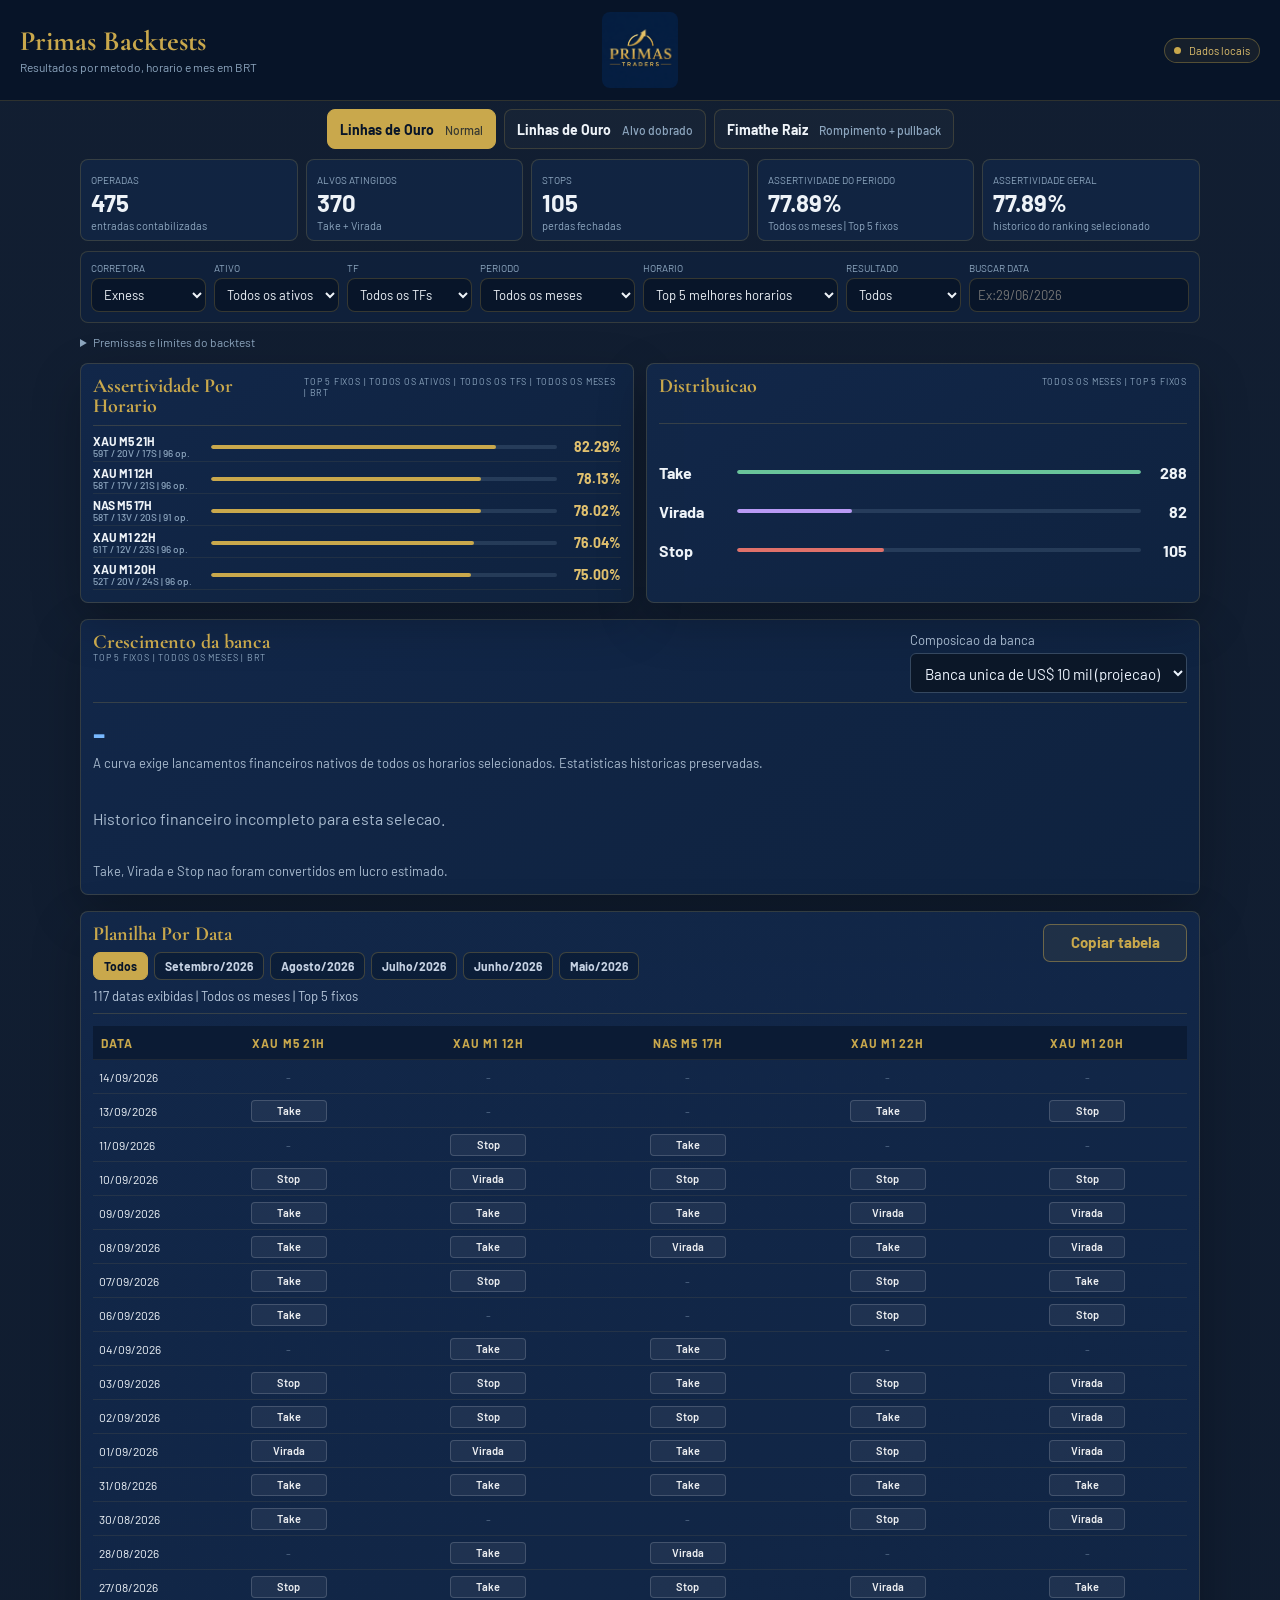
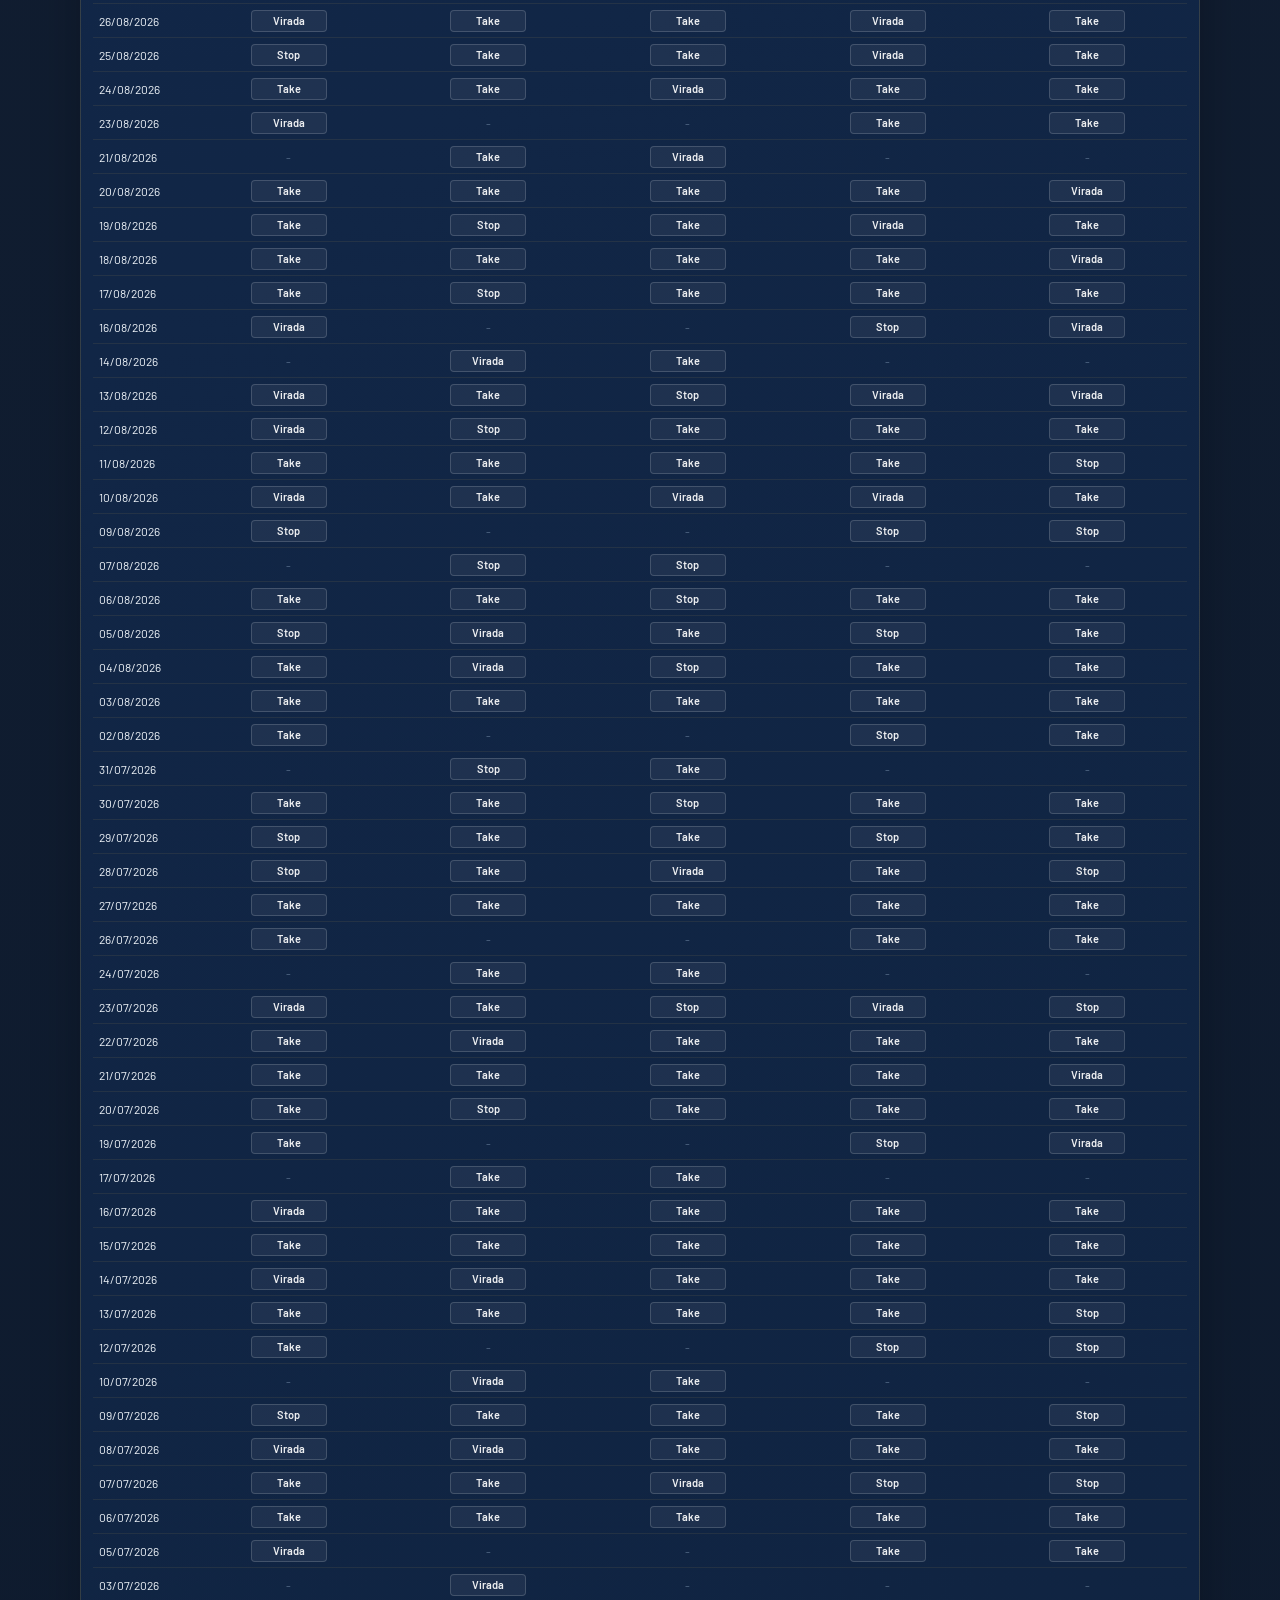
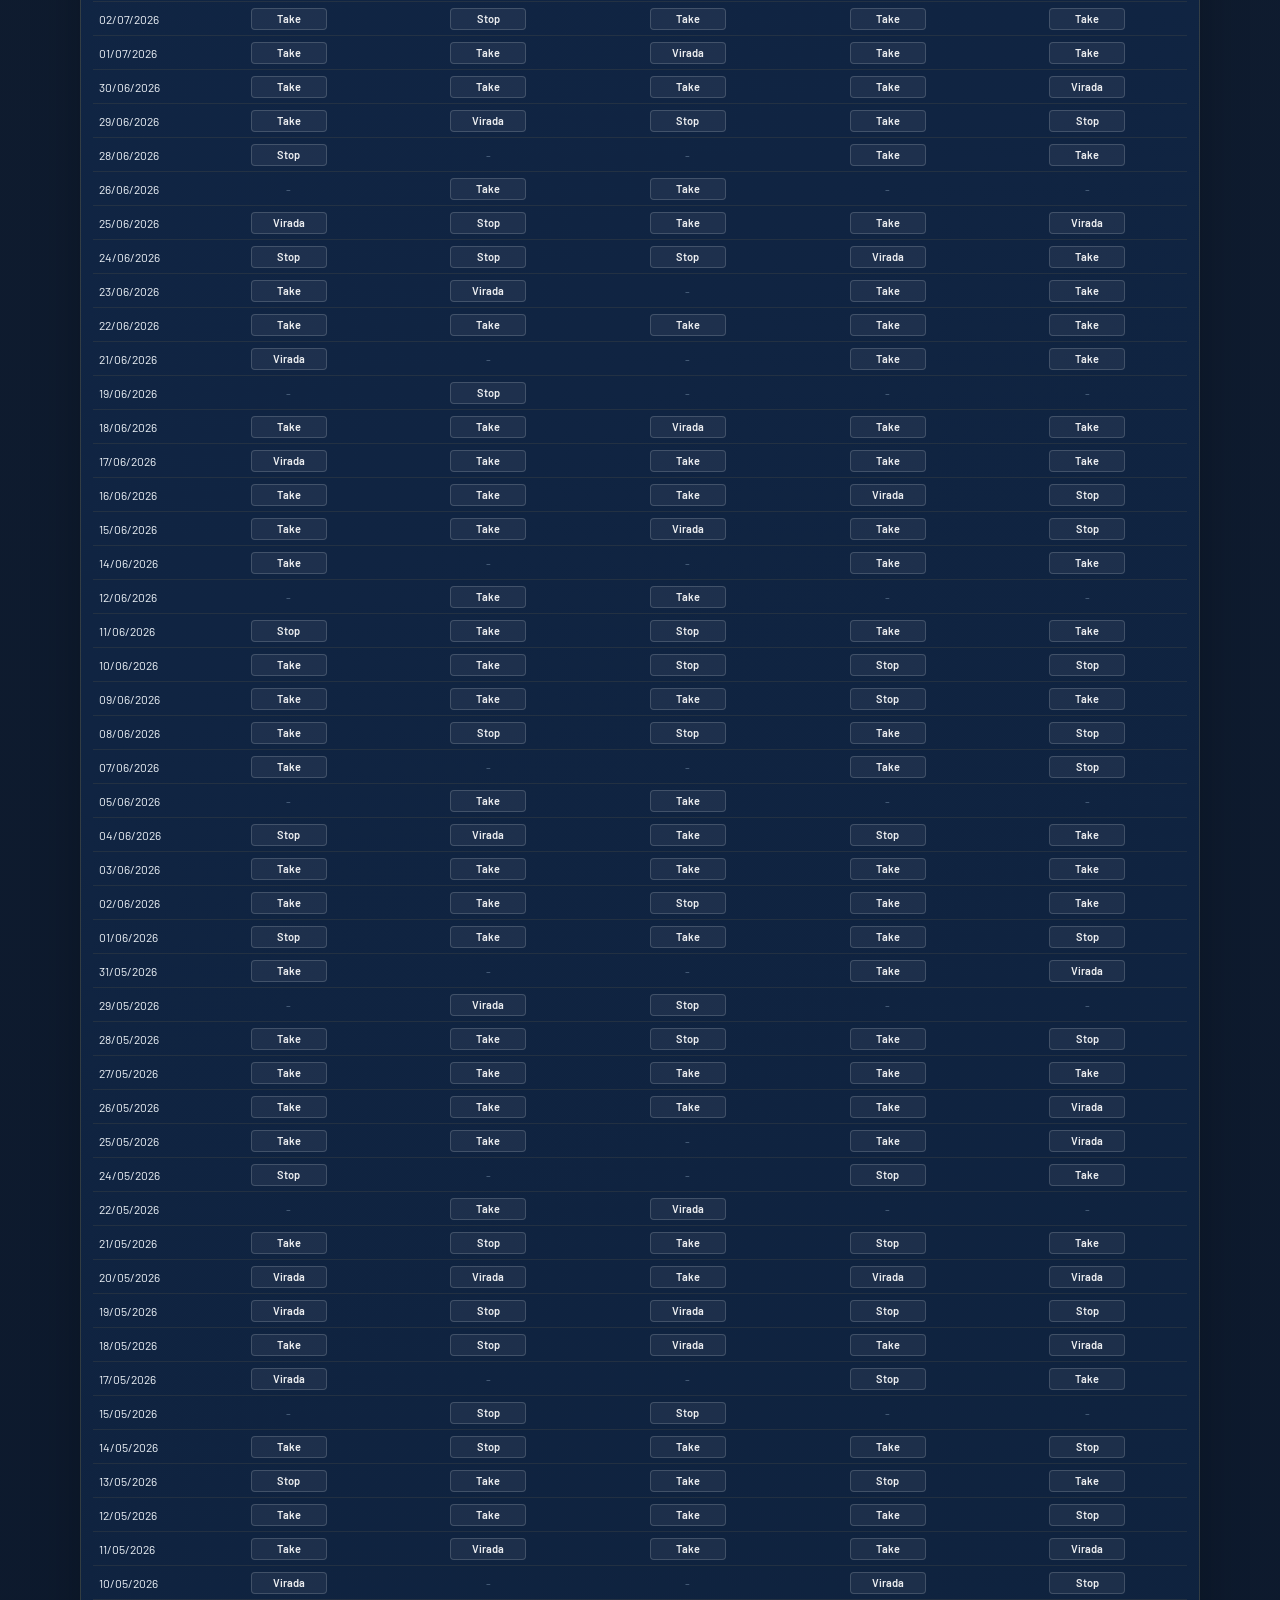
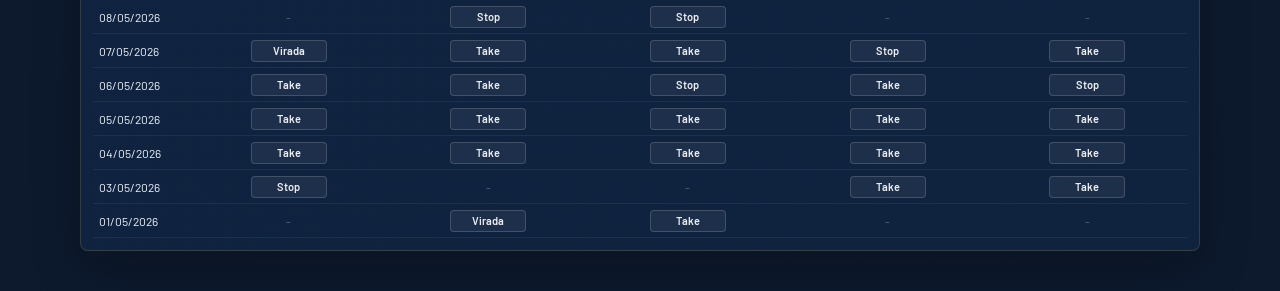
<file: index.html>
<!doctype html>
<html lang=pt-BR>
<head>
  <meta charset=utf-8>
  <meta name=viewport content=width=device-width,initial-scale=1>
  <title>Primas Backtests Operacionais</title>
  <link rel="icon" type="image/png" href="assets/favicon.png">
  <link rel="preconnect" href="https://fonts.googleapis.com">
  <link rel="preconnect" href="https://fonts.gstatic.com" crossorigin>
  <link href="https://fonts.googleapis.com/css2?family=Cormorant+Garamond:wght@600;700&family=Barlow:wght@400;500;600;700&display=swap" rel="stylesheet">
  <link rel="stylesheet" href="styles.css?v=banca-janeiro-20261120">
</head>
<body>
  <header class="topbar">
    <div class="brand">
      <img src="assets/primas-logo.png" alt="Primas Traders" class="brand-logo">
      <div>
        <h1>Primas Backtests</h1>
        <p>Resultados por metodo, horario e mes em BRT</p>
      </div>
    </div>
    <div class="status-pill"><span></span>Dados locais</div>
  </header>

  <main>
    <nav class=method-tabs aria-label=Operacionais>
      <button class="method-tab active" data-method="linhas_ouro_lote_dobrado">Linhas de Ouro <small>Normal</small></button>
      <button class="method-tab" data-method="linhas_ouro_alvo_dobrado">Linhas de Ouro <small>Alvo dobrado</small></button>
      <button class="method-tab" data-method="fimathe_raiz_pullback">Fimathe Raiz <small>Rompimento + pullback</small></button>
    </nav>

    <section class=summary-grid aria-label=Resumo do operacional>
      <article class=metric-card>
        <span>Operadas</span>
        <strong id=totalOps>-</strong>
        <small>entradas contabilizadas</small>
      </article>
      <article class=metric-card take>
        <span id="winsLabel">Gains</span>
        <strong id=totalWins>-</strong>
        <small>Take + Virada</small>
      </article>
      <article class=metric-card stop>
        <span>Stops</span>
        <strong id=totalStops>-</strong>
        <small id="stopsMeta">perdas fechadas</small>
      </article>
      <article class=metric-card accuracy>
        <span>Assertividade do periodo</span>
        <strong id=accuracy>-</strong>
        <small id="periodMeta">geral dos horarios</small>
      </article>
      <article class=metric-card accuracy>
        <span>Assertividade geral</span>
        <strong id="overallAccuracy">-</strong>
        <small>historico do ranking selecionado</small>
      </article>
    </section>

    <section class=toolbar>
      <div class=field>
        <label for=brokerFilter>Corretora</label>
        <select id="brokerFilter"></select>
      </div>
      <div class=field>
        <label for=assetFilter>Ativo</label>
        <select id="assetFilter"><option value="TODOS">Todos os ativos</option></select>
      </div>
      <div class=field>
        <label for=tfFilter>TF</label>
        <select id="tfFilter"><option value="TODOS">Todos os TFs</option></select>
      </div>
      <div class=field>
        <label for=monthFilter>Periodo</label>
        <select id="monthFilter"></select>
      </div>
      <div class="field setup-field">
        <label for=setupFilter>Horario</label>
        <select id="setupFilter"></select>
      </div>
      <div class=field>
        <label for=resultFilter>Resultado</label>
        <select id="resultFilter">
          <option value=TODOS>Todos</option>
          <option value=Take>Take</option>
          <option value=Virada>Virada</option>
          <option value=Stop>Stop</option>
          <option value=Falha>Falha de execucao</option>
        </select>
      </div>
      <div class="field grow">
        <label for=searchInput>Buscar data</label>
        <input id="searchInput" type=search placeholder=Ex:29/06/2026>
      </div>
    </section>

    <details id="methodNoteDisclosure" class="method-note-disclosure" hidden>
      <summary>Premissas e limites do backtest</summary>
      <p id="methodNote" class="method-note" hidden></p>
    </details>
    <section id="rankReference" class="rank-reference" hidden>
      <div><strong id="referenceTitle"></strong><p id="referenceSetups"></p></div>
      <button id="resetTfBtn" type="button">Voltar ao geral</button>
    </section>

    <section class=content-grid>
      <article class=panel>
        <div class=panel-head>
          <h2>Assertividade Por Horario</h2>
          <p id="rankingLabel">Os horarios abaixo estao em Brasilia.</p>
        </div>
        <div id=ranking class=ranking></div>
      </article>

      <article class=panel>
        <div class=panel-head>
          <h2>Distribuicao</h2>
          <p id=distributionLabel>-</p>
        </div>
        <div class=bars>
          <div class=bar-row><span>Take</span><div><i id=barTake></i></div><b id=barTakeText>-</b></div>
          <div class=bar-row><span>Virada</span><div><i id=barVirada></i></div><b id=barViradaText>-</b></div>
          <div class=bar-row><span>Stop</span><div><i id=barStop></i></div><b id=barStopText>-</b></div>
          <div class=bar-row id=barFalhaRow hidden><span>Falha</span><div><i id=barFalha></i></div><b id=barFalhaText>-</b></div>
        </div>
      </article>
    </section>

    <section class="panel bank-panel" id="bank-panel">
      <div class="panel-head bank-head">
        <div><h2>Crescimento da banca</h2><p id="bank-label">-</p></div>
        <div class="bank-composition"><label for="bank-mode">Composicao da banca</label><select id="bank-mode"><option value="single">Banca unica de US$ 10 mil (projecao)</option><option value="separate">Contas independentes de US$ 10 mil</option></select></div>
      </div>
      <strong class="bank-growth" id="bank-percent">-</strong>
      <p class="bank-period" id="bank-period"></p>
      <dl class="bank-metrics" id="bank-metrics" hidden>
        <div><dt>Saldo inicial</dt><dd id="bank-initial">-</dd></div>
        <div><dt>Saldo final</dt><dd id="bank-final">-</dd></div>
        <div><dt>Lucro liquido</dt><dd id="bank-profit">-</dd></div>
        <div><dt>Drawdown do saldo</dt><dd id="bank-drawdown">-</dd></div>
      </dl>
      <div class="bank-frame" id="bank-frame" hidden><canvas id="bank-canvas" tabindex="0" role="img" aria-label="Crescimento da banca"></canvas><output id="bank-tooltip" class="bank-tooltip" hidden></output></div>
      <p id="bank-empty" class="bank-empty">Sem lancamentos financeiros.</p>
      <p id="bank-note" class="bank-note"></p>
    </section>

    <section class="panel table-panel">
      <div class="panel-head table-head">
        <div>
          <h2>Planilha Por Data</h2>
          <p id=tableCaption>-</p>
        </div>
        <button id=copyBtn type=button>Copiar tabela</button>
      </div>
      <div class=table-wrap>
        <table>
          <thead id=tableHead></thead>
          <tbody id=tableBody></tbody>
        </table>
      </div>
    </section>
  </main>

  <template id=emptyTemplate>
    <div class=empty-state>
      <strong>Dados ainda nao carregados</strong>
      <p>Quando voce subir esse operacional no Supabase ou colocar o CSV na pasta data, ele aparece aqui.</p>
    </div>
  </template>

  <script src="bank-growth.js?v=banca-janeiro-20261120"></script>
  <script src="app.js?v=banca-janeiro-20261120"></script>
</body>
</html>
</file>
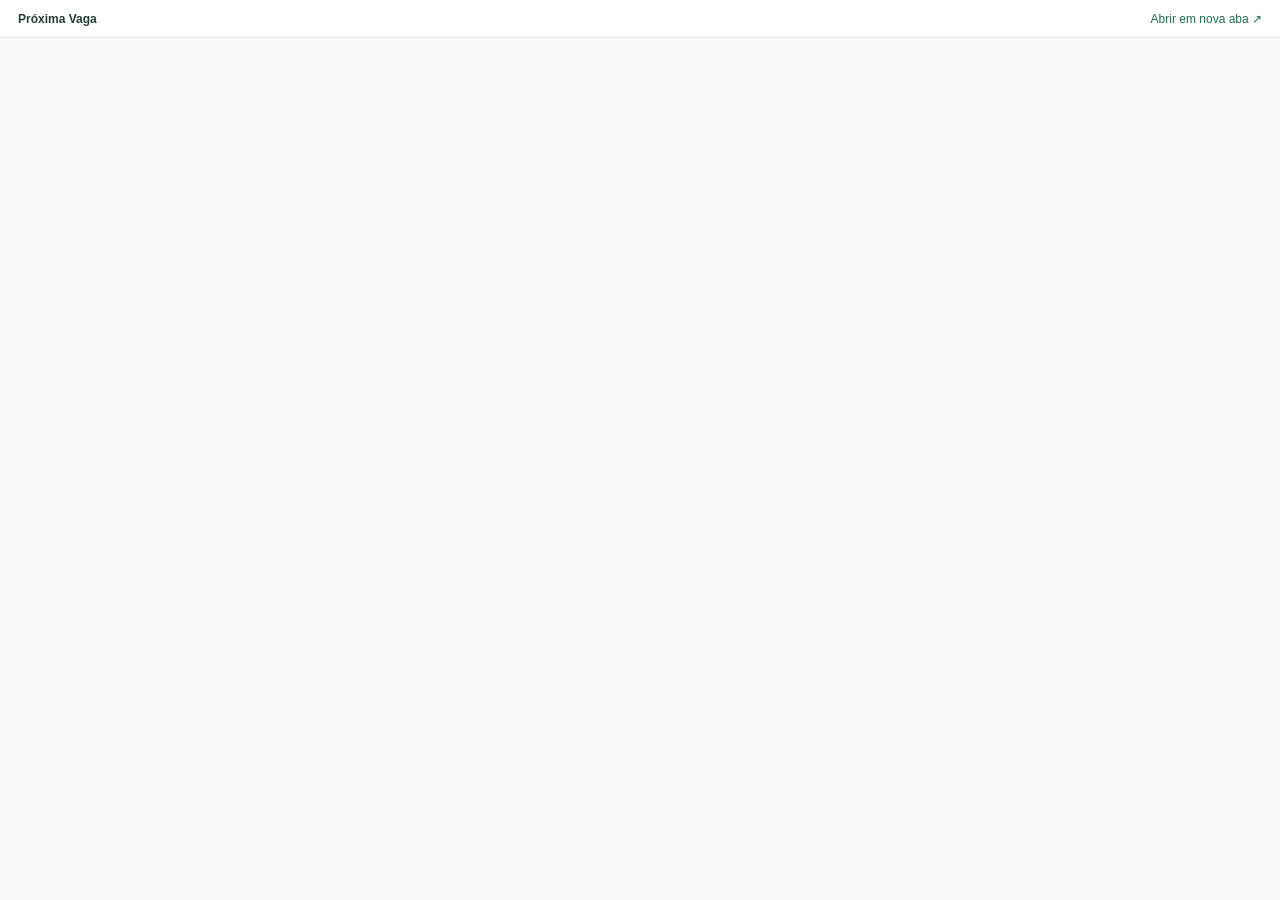
<file: vagas/index.html>
<!doctype html>
<html lang="pt-BR">
<head>
  <meta charset="utf-8">
  <meta name="viewport" content="width=device-width, initial-scale=1">
  <meta name="description" content="Encontre vagas de emprego em todo o Brasil e organize suas candidaturas com o Próxima Vaga.">
  <meta http-equiv="Content-Security-Policy" content="default-src 'none'; frame-src https://proxima-vaga-camila.mikaeladorigon.chatgpt.site; style-src 'unsafe-inline'; base-uri 'none'; form-action 'none'">
  <meta name="referrer" content="strict-origin-when-cross-origin">
  <link rel="canonical" href="https://primastraders.com.br/vagas/">
  <title>Próxima Vaga — Encontre sua oportunidade</title>
  <style>
    *{box-sizing:border-box}html,body{margin:0;width:100%;height:100%;background:#fafbf8;font-family:Arial,sans-serif;color:#243c34}body{display:flex;flex-direction:column}header{height:38px;flex-shrink:0;display:flex;align-items:center;justify-content:space-between;gap:15px;padding:0 18px;background:#fff;border-bottom:1px solid #e4e9e3;font-size:12px}header span{font-weight:700}a{color:#216e51;text-decoration:none}a:hover{text-decoration:underline}a:focus-visible{outline:3px solid #85b69a;outline-offset:3px}iframe{display:block;flex:1;min-height:0;width:100%;border:0}noscript{padding:12px}
  </style>
</head>
<body>
  <header><span>Próxima Vaga</span><a href="https://proxima-vaga-camila.mikaeladorigon.chatgpt.site/" target="_blank" rel="noopener noreferrer">Abrir em nova aba ↗</a></header>
  <iframe title="Próxima Vaga — busca de empregos e candidaturas" src="https://proxima-vaga-camila.mikaeladorigon.chatgpt.site/" allow="clipboard-write" referrerpolicy="strict-origin-when-cross-origin"></iframe>
  <noscript>Ative o JavaScript para pesquisar vagas. <a href="https://proxima-vaga-camila.mikaeladorigon.chatgpt.site/">Abrir Próxima Vaga</a>.</noscript>
</body>
</html>
</file>
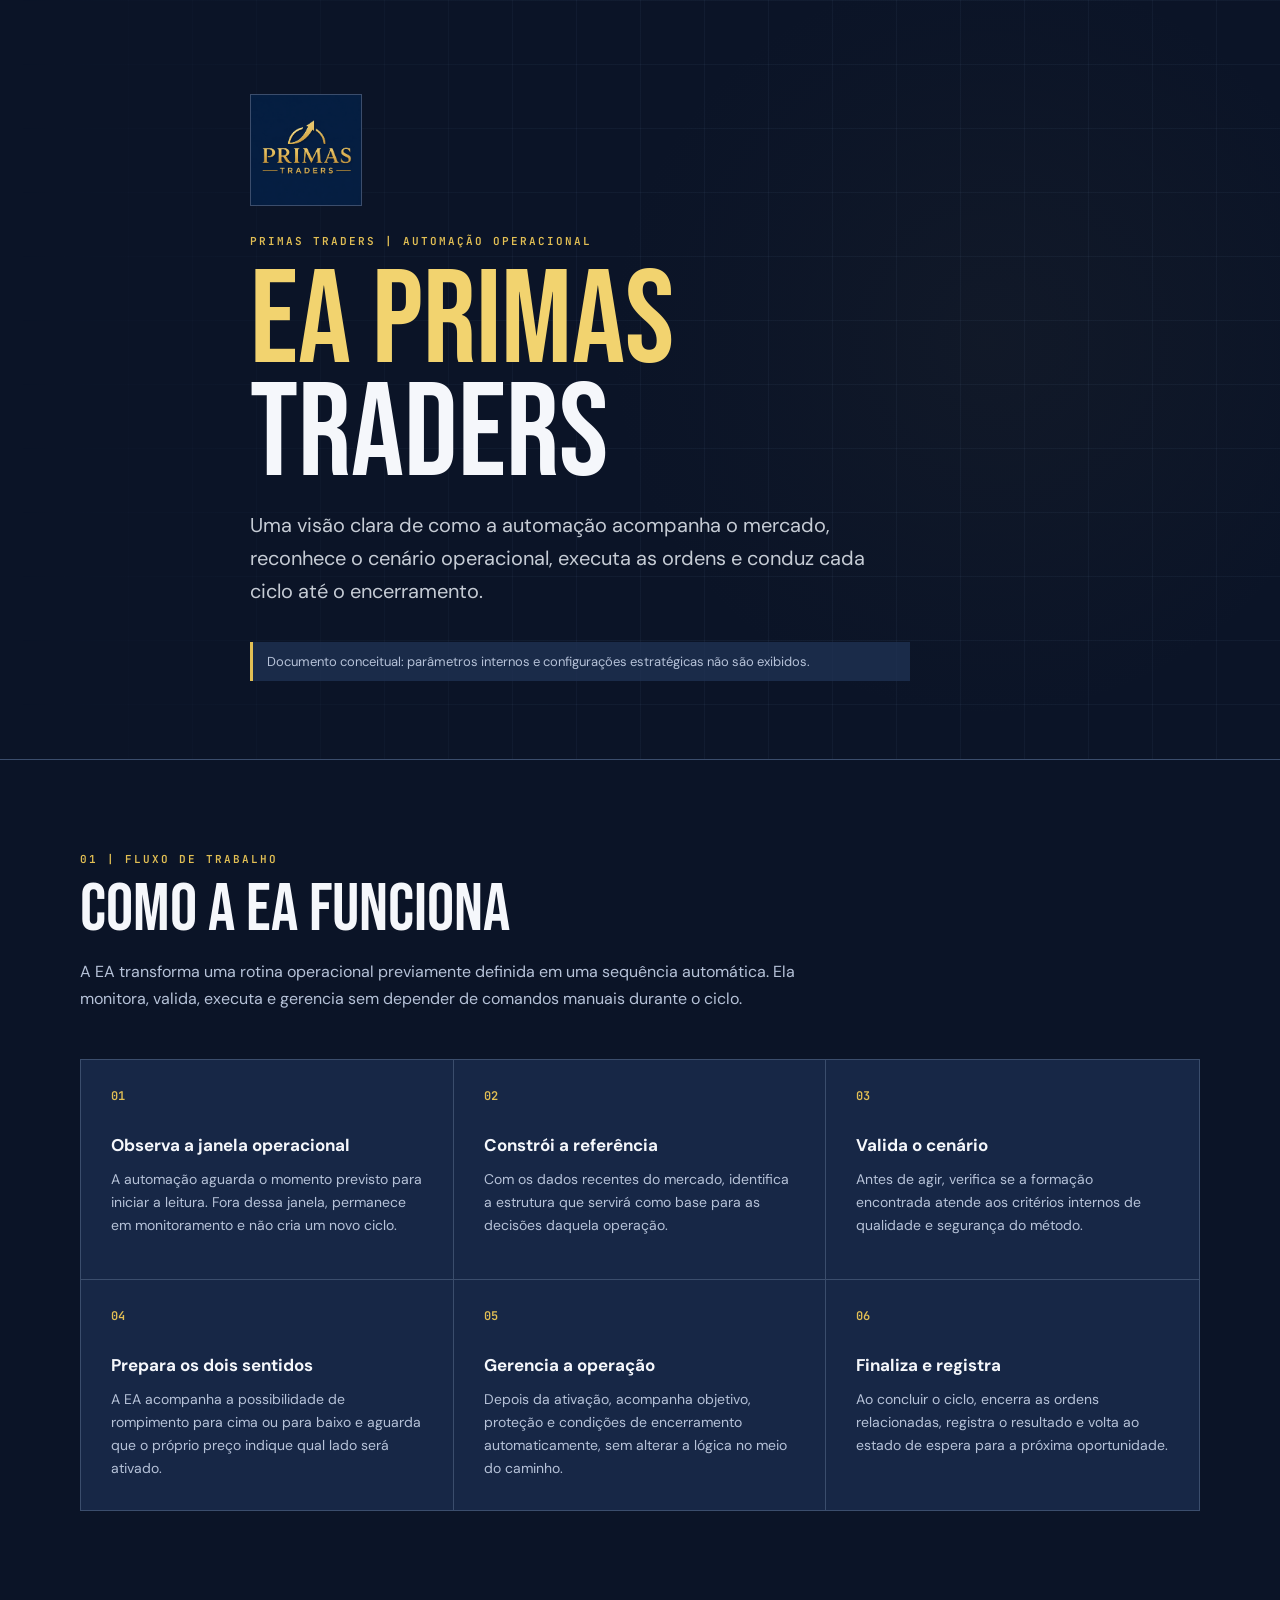
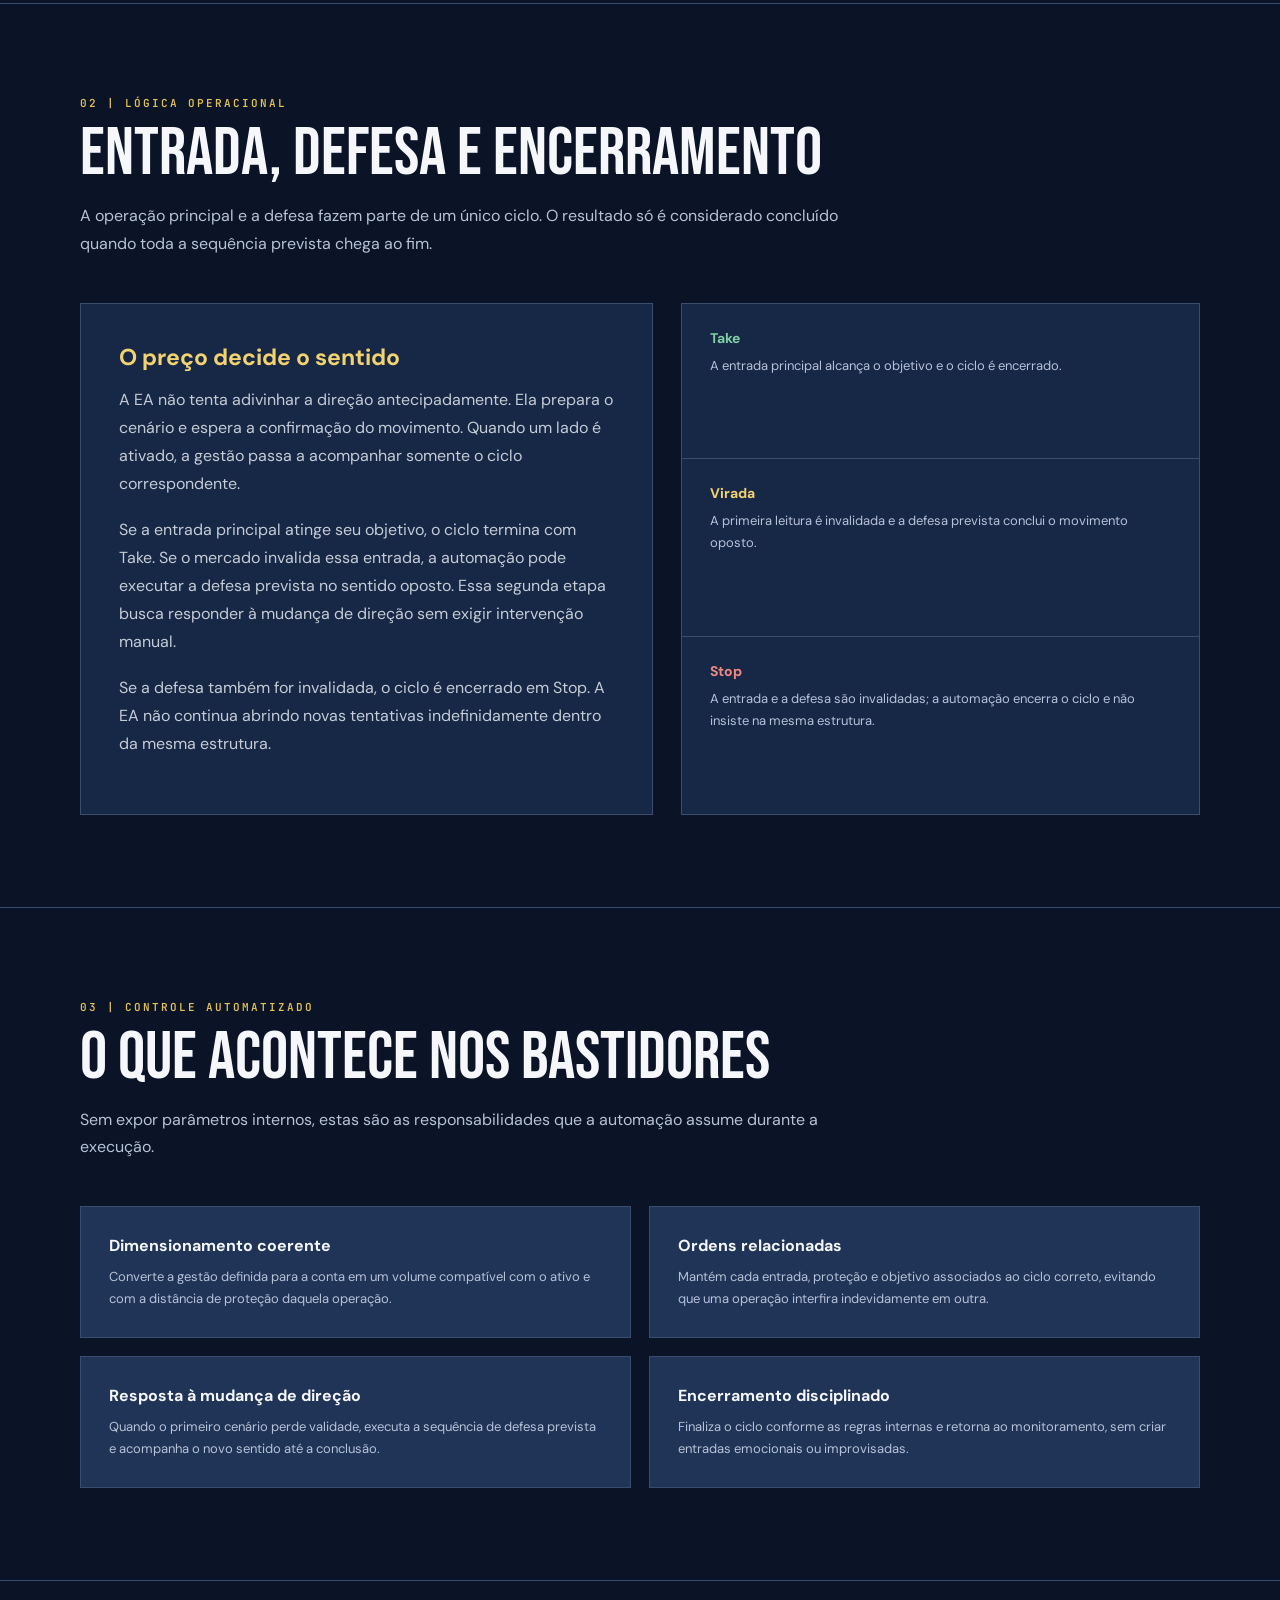
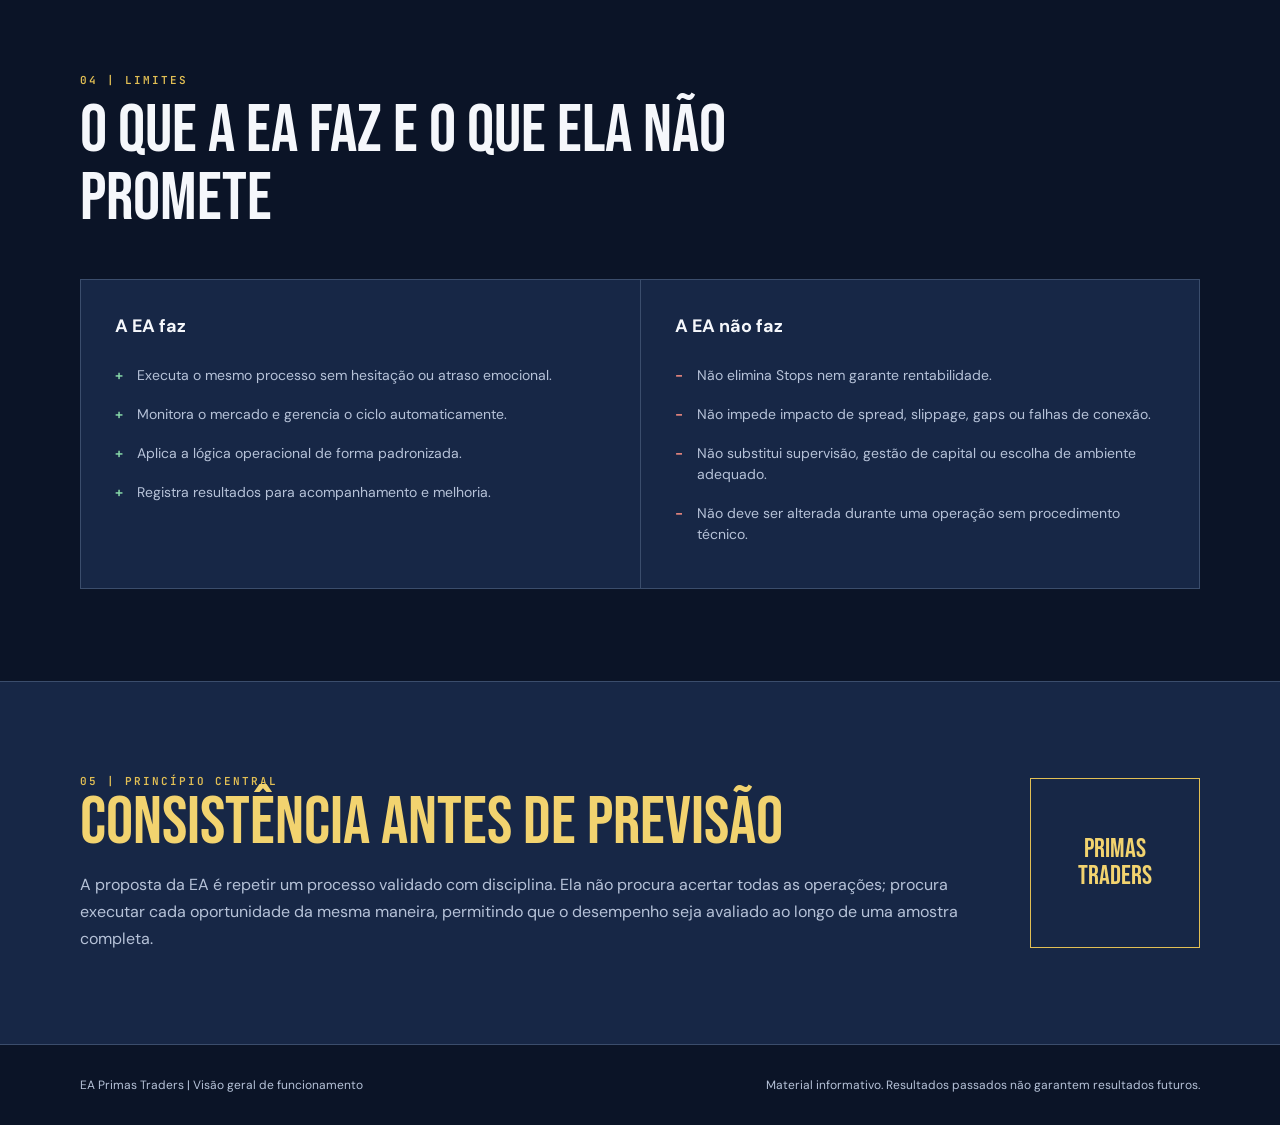
<file: ea-primas.html>
<!DOCTYPE html>
<html lang="pt-BR">
<head>
  <meta charset="UTF-8">
  <meta name="viewport" content="width=device-width, initial-scale=1.0">
  <meta name="description" content="Visão geral do funcionamento da EA Primas Traders, sem exposição de parâmetros internos.">
  <title>EA Primas Traders | Como funciona</title>
  <link rel="preconnect" href="https://fonts.googleapis.com">
  <link rel="preconnect" href="https://fonts.gstatic.com" crossorigin>
  <link href="https://fonts.googleapis.com/css2?family=Bebas+Neue&family=DM+Sans:wght@300;400;500;600;700&family=JetBrains+Mono:wght@500;600&display=swap" rel="stylesheet">
  <style>
    :root {
      --gold: #e2bf54;
      --gold-light: #f2d36f;
      --ink: #0b1427;
      --surface: #172746;
      --surface-2: #203457;
      --line: #3b4d6c;
      --text: #f5f7fb;
      --muted: #b6c2d8;
      --green: #80cea3;
      --red: #ef8a80;
    }

    * { box-sizing: border-box; }
    html { scroll-behavior: smooth; }
    body {
      margin: 0;
      background: var(--ink);
      color: var(--text);
      font-family: "DM Sans", sans-serif;
      letter-spacing: 0;
    }

    .shell { width: min(1120px, calc(100% - 40px)); margin: 0 auto; }
    .eyebrow {
      color: var(--gold);
      font: 600 11px/1.3 "JetBrains Mono", monospace;
      letter-spacing: 2px;
      text-transform: uppercase;
    }

    .hero {
      min-height: min(760px, 92vh);
      display: grid;
      align-content: center;
      position: relative;
      overflow: hidden;
      border-bottom: 1px solid var(--line);
      background:
        linear-gradient(90deg, rgba(11,20,39,.98), rgba(11,20,39,.78)),
        radial-gradient(circle at 77% 45%, rgba(226,191,84,.16), transparent 35%);
    }
    .hero::before {
      content: "";
      position: absolute;
      inset: 0;
      background-image:
        linear-gradient(rgba(141,184,232,.055) 1px, transparent 1px),
        linear-gradient(90deg, rgba(141,184,232,.055) 1px, transparent 1px);
      background-size: 64px 64px;
      mask-image: linear-gradient(to right, transparent, #000 48%, #000);
      pointer-events: none;
    }
    .hero-content { position: relative; max-width: 780px; padding: 88px 0 72px; }
    .brand-logo {
      width: 112px;
      height: 112px;
      object-fit: contain;
      display: block;
      margin-bottom: 28px;
      border: 1px solid var(--line);
      background: #102344;
    }
    .hero h1 {
      margin: 18px 0 16px;
      font: 400 clamp(64px, 11vw, 132px)/.86 "Bebas Neue", sans-serif;
      text-transform: uppercase;
    }
    .hero h1 span { color: var(--gold-light); display: block; }
    .hero p {
      max-width: 660px;
      margin: 0;
      color: #c6ccd5;
      font-size: clamp(16px, 2vw, 20px);
      line-height: 1.65;
      overflow-wrap: anywhere;
    }
    .hero-note {
      margin-top: 34px;
      display: flex;
      align-items: center;
      gap: 10px;
      width: 100%;
      max-width: 660px;
      padding: 10px 14px;
      border-left: 3px solid var(--gold);
      background: rgba(32,52,87,.72);
      color: var(--muted);
      font-size: 13px;
      line-height: 1.5;
      overflow-wrap: anywhere;
    }

    section { padding: 92px 0; border-bottom: 1px solid var(--line); }
    .section-head { max-width: 760px; margin-bottom: 46px; }
    h2 {
      margin: 10px 0 14px;
      font: 400 clamp(42px, 6vw, 68px)/1 "Bebas Neue", sans-serif;
    }
    .lead { margin: 0; color: var(--muted); font-size: 16px; line-height: 1.7; }

    .flow { display: grid; grid-template-columns: repeat(3, minmax(0, 1fr)); border: 1px solid var(--line); }
    .step {
      min-height: 220px;
      padding: 30px;
      background: var(--surface);
      border-right: 1px solid var(--line);
      border-bottom: 1px solid var(--line);
      position: relative;
    }
    .step:nth-child(3n) { border-right: 0; }
    .step:nth-last-child(-n+3) { border-bottom: 0; }
    .step-number {
      color: var(--gold);
      font: 600 12px/1 "JetBrains Mono", monospace;
      margin-bottom: 32px;
    }
    .step h3 { margin: 0 0 12px; font-size: 17px; }
    .step p { margin: 0; color: var(--muted); font-size: 14px; line-height: 1.65; }

    .logic-grid { display: grid; grid-template-columns: 1.05fr .95fr; gap: 28px; }
    .logic-main, .logic-side { border: 1px solid var(--line); background: var(--surface); }
    .logic-main { padding: 38px; }
    .logic-main h3 { margin: 0 0 14px; color: var(--gold-light); font-size: 23px; }
    .logic-main p { margin: 0 0 18px; color: #c5ccd5; line-height: 1.75; }
    .logic-side { display: grid; }
    .state { padding: 25px 28px; border-bottom: 1px solid var(--line); }
    .state:last-child { border-bottom: 0; }
    .state strong { display: block; margin-bottom: 7px; font-size: 14px; }
    .state span { color: var(--muted); font-size: 13px; line-height: 1.55; }
    .state.take strong { color: var(--green); }
    .state.defense strong { color: var(--gold-light); }
    .state.stop strong { color: var(--red); }

    .protections { display: grid; grid-template-columns: repeat(2, 1fr); gap: 18px; }
    .protection { padding: 28px; border: 1px solid var(--line); background: var(--surface-2); }
    .protection h3 { margin: 0 0 10px; font-size: 16px; }
    .protection p { margin: 0; color: var(--muted); font-size: 13px; line-height: 1.65; }

    .boundary {
      display: grid;
      grid-template-columns: 1fr 1fr;
      border: 1px solid var(--line);
      background: var(--surface);
    }
    .boundary > div { padding: 34px; }
    .boundary > div + div { border-left: 1px solid var(--line); }
    .boundary h3 { margin: 0 0 18px; font-size: 18px; }
    .boundary ul { margin: 0; padding: 0; list-style: none; }
    .boundary li { position: relative; padding: 9px 0 9px 22px; color: var(--muted); font-size: 14px; line-height: 1.5; }
    .boundary li::before { position: absolute; left: 0; font-weight: 700; }
    .does li::before { content: "+"; color: var(--green); }
    .does-not li::before { content: "−"; color: var(--red); }

    .closing { background: var(--surface); }
    .closing-inner { display: grid; grid-template-columns: 1fr auto; gap: 40px; align-items: center; }
    .closing h2 { margin-top: 0; color: var(--gold-light); }
    .seal {
      width: 170px;
      aspect-ratio: 1;
      border: 1px solid var(--gold);
      display: grid;
      place-items: center;
      text-align: center;
      color: var(--gold-light);
      font: 400 27px/1 "Bebas Neue", sans-serif;
      padding: 22px;
    }

    footer { padding: 32px 0; color: var(--muted); font-size: 12px; }
    .footer-row { display: flex; justify-content: space-between; gap: 20px; }

    .reveal { opacity: 0; transform: translateY(18px); transition: opacity .6s ease, transform .6s ease; }
    .reveal.visible { opacity: 1; transform: none; }

    @media (max-width: 820px) {
      .shell { width: min(100% - 28px, 680px); }
      .hero { min-height: 84vh; }
      .brand-logo { width: 88px; height: 88px; }
      section { padding: 68px 0; }
      .flow { grid-template-columns: 1fr; }
      .step, .step:nth-child(3n), .step:nth-last-child(-n+3) { border-right: 0; border-bottom: 1px solid var(--line); min-height: auto; }
      .step:last-child { border-bottom: 0; }
      .logic-grid, .protections, .boundary, .closing-inner { grid-template-columns: 1fr; }
      .boundary > div + div { border-left: 0; border-top: 1px solid var(--line); }
      .seal { width: 140px; }
      .footer-row { flex-direction: column; }
    }

    @media (prefers-reduced-motion: reduce) {
      html { scroll-behavior: auto; }
      .reveal { opacity: 1; transform: none; transition: none; }
    }
  </style>
</head>
<body>
  <header class="hero">
    <div class="shell hero-content">
      <img class="brand-logo" src="assets/primas-logo.png" alt="Primas Traders">
      <div class="eyebrow">Primas Traders | Automação operacional</div>
      <h1><span>EA Primas</span>Traders</h1>
      <p>Uma visão clara de como a automação acompanha o mercado, reconhece o cenário operacional, executa as ordens e conduz cada ciclo até o encerramento.</p>
      <div class="hero-note">Documento conceitual: parâmetros internos e configurações estratégicas não são exibidos.</div>
    </div>
  </header>

  <main>
    <section>
      <div class="shell reveal">
        <div class="section-head">
          <div class="eyebrow">01 | Fluxo de trabalho</div>
          <h2>Como a EA funciona</h2>
          <p class="lead">A EA transforma uma rotina operacional previamente definida em uma sequência automática. Ela monitora, valida, executa e gerencia sem depender de comandos manuais durante o ciclo.</p>
        </div>
        <div class="flow">
          <article class="step"><div class="step-number">01</div><h3>Observa a janela operacional</h3><p>A automação aguarda o momento previsto para iniciar a leitura. Fora dessa janela, permanece em monitoramento e não cria um novo ciclo.</p></article>
          <article class="step"><div class="step-number">02</div><h3>Constrói a referência</h3><p>Com os dados recentes do mercado, identifica a estrutura que servirá como base para as decisões daquela operação.</p></article>
          <article class="step"><div class="step-number">03</div><h3>Valida o cenário</h3><p>Antes de agir, verifica se a formação encontrada atende aos critérios internos de qualidade e segurança do método.</p></article>
          <article class="step"><div class="step-number">04</div><h3>Prepara os dois sentidos</h3><p>A EA acompanha a possibilidade de rompimento para cima ou para baixo e aguarda que o próprio preço indique qual lado será ativado.</p></article>
          <article class="step"><div class="step-number">05</div><h3>Gerencia a operação</h3><p>Depois da ativação, acompanha objetivo, proteção e condições de encerramento automaticamente, sem alterar a lógica no meio do caminho.</p></article>
          <article class="step"><div class="step-number">06</div><h3>Finaliza e registra</h3><p>Ao concluir o ciclo, encerra as ordens relacionadas, registra o resultado e volta ao estado de espera para a próxima oportunidade.</p></article>
        </div>
      </div>
    </section>

    <section>
      <div class="shell reveal">
        <div class="section-head">
          <div class="eyebrow">02 | Lógica operacional</div>
          <h2>Entrada, defesa e encerramento</h2>
          <p class="lead">A operação principal e a defesa fazem parte de um único ciclo. O resultado só é considerado concluído quando toda a sequência prevista chega ao fim.</p>
        </div>
        <div class="logic-grid">
          <div class="logic-main">
            <h3>O preço decide o sentido</h3>
            <p>A EA não tenta adivinhar a direção antecipadamente. Ela prepara o cenário e espera a confirmação do movimento. Quando um lado é ativado, a gestão passa a acompanhar somente o ciclo correspondente.</p>
            <p>Se a entrada principal atinge seu objetivo, o ciclo termina com Take. Se o mercado invalida essa entrada, a automação pode executar a defesa prevista no sentido oposto. Essa segunda etapa busca responder à mudança de direção sem exigir intervenção manual.</p>
            <p>Se a defesa também for invalidada, o ciclo é encerrado em Stop. A EA não continua abrindo novas tentativas indefinidamente dentro da mesma estrutura.</p>
          </div>
          <div class="logic-side">
            <div class="state take"><strong>Take</strong><span>A entrada principal alcança o objetivo e o ciclo é encerrado.</span></div>
            <div class="state defense"><strong>Virada</strong><span>A primeira leitura é invalidada e a defesa prevista conclui o movimento oposto.</span></div>
            <div class="state stop"><strong>Stop</strong><span>A entrada e a defesa são invalidadas; a automação encerra o ciclo e não insiste na mesma estrutura.</span></div>
          </div>
        </div>
      </div>
    </section>

    <section>
      <div class="shell reveal">
        <div class="section-head">
          <div class="eyebrow">03 | Controle automatizado</div>
          <h2>O que acontece nos bastidores</h2>
          <p class="lead">Sem expor parâmetros internos, estas são as responsabilidades que a automação assume durante a execução.</p>
        </div>
        <div class="protections">
          <article class="protection"><h3>Dimensionamento coerente</h3><p>Converte a gestão definida para a conta em um volume compatível com o ativo e com a distância de proteção daquela operação.</p></article>
          <article class="protection"><h3>Ordens relacionadas</h3><p>Mantém cada entrada, proteção e objetivo associados ao ciclo correto, evitando que uma operação interfira indevidamente em outra.</p></article>
          <article class="protection"><h3>Resposta à mudança de direção</h3><p>Quando o primeiro cenário perde validade, executa a sequência de defesa prevista e acompanha o novo sentido até a conclusão.</p></article>
          <article class="protection"><h3>Encerramento disciplinado</h3><p>Finaliza o ciclo conforme as regras internas e retorna ao monitoramento, sem criar entradas emocionais ou improvisadas.</p></article>
        </div>
      </div>
    </section>

    <section>
      <div class="shell reveal">
        <div class="section-head">
          <div class="eyebrow">04 | Limites</div>
          <h2>O que a EA faz e o que ela não promete</h2>
        </div>
        <div class="boundary">
          <div class="does">
            <h3>A EA faz</h3>
            <ul>
              <li>Executa o mesmo processo sem hesitação ou atraso emocional.</li>
              <li>Monitora o mercado e gerencia o ciclo automaticamente.</li>
              <li>Aplica a lógica operacional de forma padronizada.</li>
              <li>Registra resultados para acompanhamento e melhoria.</li>
            </ul>
          </div>
          <div class="does-not">
            <h3>A EA não faz</h3>
            <ul>
              <li>Não elimina Stops nem garante rentabilidade.</li>
              <li>Não impede impacto de spread, slippage, gaps ou falhas de conexão.</li>
              <li>Não substitui supervisão, gestão de capital ou escolha de ambiente adequado.</li>
              <li>Não deve ser alterada durante uma operação sem procedimento técnico.</li>
            </ul>
          </div>
        </div>
      </div>
    </section>

    <section class="closing">
      <div class="shell closing-inner reveal">
        <div>
          <div class="eyebrow">05 | Princípio central</div>
          <h2>Consistência antes de previsão</h2>
          <p class="lead">A proposta da EA é repetir um processo validado com disciplina. Ela não procura acertar todas as operações; procura executar cada oportunidade da mesma maneira, permitindo que o desempenho seja avaliado ao longo de uma amostra completa.</p>
        </div>
        <div class="seal">Primas<br>Traders</div>
      </div>
    </section>
  </main>

  <footer>
    <div class="shell footer-row">
      <span>EA Primas Traders | Visão geral de funcionamento</span>
      <span>Material informativo. Resultados passados não garantem resultados futuros.</span>
    </div>
  </footer>

  <script>
    const items = document.querySelectorAll('.reveal');
    const observer = new IntersectionObserver((entries) => {
      entries.forEach((entry) => {
        if (entry.isIntersecting) {
          entry.target.classList.add('visible');
          observer.unobserve(entry.target);
        }
      });
    }, { threshold: 0.12 });
    items.forEach((item) => observer.observe(item));
  </script>
</body>
</html>
</file>
<file: styles.css>
:root {
  --bg: #081529;
  --panel: #0f2340;
  --panel-2: #12284b;
  --line: rgba(201, 168, 76, .2);
  --gold: #c9a84c;
  --gold-2: #e0c06e;
  --text: #eef3f8;
  --muted: #8da6bf;
  --take: #69c49a;
  --virada: #b99af4;
  --stop: #e0716a;
  --shadow: 0 18px 50px rgba(0, 0, 0, .24);
}

* {
  box-sizing: border-box;
}

body {
  margin: 0;
  min-height: 100vh;
  color: var(--text);
  background:
    linear-gradient(180deg, rgba(8, 21, 41, .96), rgba(8, 21, 41, .98)),
    repeating-linear-gradient(90deg, transparent 0 71px, rgba(201, 168, 76, .035) 72px),
    repeating-linear-gradient(0deg, transparent 0 71px, rgba(201, 168, 76, .035) 72px);
  font-family: Barlow, Arial, sans-serif;
}

.topbar {
  position: sticky;
  top: 0;
  z-index: 10;
  display: flex;
  align-items: center;
  justify-content: space-between;
  gap: 20px;
  padding: 18px 28px;
  border-bottom: 1px solid var(--line);
  background: rgba(8, 21, 41, .95);
  backdrop-filter: blur(12px);
}

h1,
h2,
p {
  margin: 0;
}

h1 {
  color: var(--gold);
  font-family: "Cormorant Garamond", Georgia, serif;
  font-size: clamp(28px, 4vw, 42px);
  line-height: .95;
}

.topbar p {
  margin-top: 6px;
  color: var(--muted);
  font-size: 14px;
}

.status-pill {
  display: inline-flex;
  align-items: center;
  gap: 8px;
  padding: 8px 12px;
  border: 1px solid rgba(201, 168, 76, .35);
  border-radius: 999px;
  color: var(--gold-2);
  background: rgba(201, 168, 76, .08);
  font-size: 13px;
  white-space: nowrap;
}

.status-pill span {
  width: 7px;
  height: 7px;
  border-radius: 999px;
  background: var(--gold);
}

main {
  width: min(1480px, calc(100% - 32px));
  margin: 0 auto;
  padding: 22px 0 40px;
}

.method-tabs {
  display: grid;
  grid-template-columns: repeat(3, minmax(0, 1fr));
  gap: 10px;
  margin-bottom: 16px;
}

.method-tab {
  min-height: 58px;
  border: 1px solid var(--line);
  border-radius: 8px;
  color: var(--text);
  background: rgba(15, 35, 64, .72);
  font: inherit;
  font-weight: 700;
  text-align: left;
  padding: 12px 14px;
  cursor: pointer;
}

.method-tab small {
  display: block;
  margin-top: 3px;
  color: var(--muted);
  font-size: 13px;
  font-weight: 500;
}

.method-tab.active {
  color: var(--bg);
  border-color: var(--gold);
  background: var(--gold);
}

.method-tab.active small {
  color: rgba(8, 21, 41, .76);
}

.summary-grid {
  display: grid;
  grid-template-columns: 1.5fr repeat(4, 1fr);
  gap: 12px;
  margin-bottom: 16px;
}

.metric-card,
.panel {
  border: 1px solid var(--line);
  border-radius: 8px;
  background: linear-gradient(145deg, rgba(18, 40, 75, .92), rgba(15, 35, 64, .92));
  box-shadow: var(--shadow);
}

.metric-card {
  min-height: 104px;
  padding: 16px;
}

.metric-card span,
.field label,
.panel-head p {
  color: var(--muted);
  font-size: 12px;
  letter-spacing: 1.2px;
  text-transform: uppercase;
}

.metric-card strong {
  display: block;
  margin-top: 8px;
  font-size: clamp(24px, 3vw, 34px);
  line-height: 1;
}

.metric-card small {
  display: block;
  margin-top: 7px;
  color: var(--muted);
  font-size: 13px;
}

.metric-card.strong strong {
  color: var(--gold);
  font-family: "Cormorant Garamond", Georgia, serif;
  font-size: clamp(25px, 3vw, 36px);
}

.metric-card.take strong {
  color: var(--take);
}

.metric-card.stop strong {
  color: var(--stop);
}

.metric-card.accuracy strong {
  color: var(--gold-2);
}

.toolbar {
  display: grid;
  grid-template-columns: 220px 180px 1fr;
  gap: 10px;
  margin-bottom: 16px;
  padding: 12px;
  border: 1px solid var(--line);
  border-radius: 8px;
  background: rgba(15, 35, 64, .68);
}

.field {
  display: flex;
  flex-direction: column;
  gap: 6px;
}

select,
input {
  width: 100%;
  height: 40px;
  border: 1px solid rgba(201, 168, 76, .24);
  border-radius: 7px;
  color: var(--text);
  background: var(--bg);
  font: inherit;
  font-size: 15px;
  padding: 0 11px;
  outline: none;
}

select:focus,
input:focus {
  border-color: var(--gold);
}

.content-grid {
  display: grid;
  grid-template-columns: 1.25fr .75fr;
  gap: 16px;
  margin-bottom: 16px;
}

.panel {
  padding: 16px;
}

.panel-head {
  display: flex;
  align-items: flex-start;
  justify-content: space-between;
  gap: 16px;
  padding-bottom: 12px;
  border-bottom: 1px solid var(--line);
}

.panel-head h2 {
  color: var(--gold);
  font-family: "Cormorant Garamond", Georgia, serif;
  font-size: 26px;
  line-height: 1;
}

.ranking {
  display: grid;
  gap: 10px;
  padding-top: 14px;
}

.rank-row {
  display: grid;
  grid-template-columns: 150px 1fr 86px;
  align-items: center;
  gap: 12px;
  padding: 10px 0;
  border-bottom: 1px solid rgba(201, 168, 76, .09);
}

.rank-name {
  font-weight: 700;
}

.rank-name small {
  display: block;
  color: var(--muted);
  font-size: 12px;
  font-weight: 500;
  margin-top: 2px;
}

.track,
.bar-row div {
  overflow: hidden;
  height: 8px;
  border-radius: 999px;
  background: rgba(141, 166, 191, .18);
}

.track i,
.bar-row i {
  display: block;
  height: 100%;
  border-radius: inherit;
  background: var(--gold);
}

.rank-pct {
  color: var(--gold-2);
  font-size: 20px;
  font-weight: 700;
  text-align: right;
}

.bars {
  display: grid;
  gap: 18px;
  padding-top: 24px;
}

.bar-row {
  display: grid;
  grid-template-columns: 74px 1fr 54px;
  align-items: center;
  gap: 12px;
}

.bar-row span {
  font-weight: 700;
}

.bar-row b {
  text-align: right;
}

#barTake {
  background: var(--take);
}

#barVirada {
  background: var(--virada);
}

#barStop {
  background: var(--stop);
}

.table-panel {
  padding-bottom: 0;
}

.table-head {
  align-items: center;
}

#copyBtn {
  height: 38px;
  border: 1px solid rgba(201, 168, 76, .45);
  border-radius: 7px;
  color: var(--gold);
  background: rgba(201, 168, 76, .08);
  font: inherit;
  font-weight: 700;
  padding: 0 14px;
  cursor: pointer;
}

.table-wrap {
  overflow: auto;
  max-height: 58vh;
  margin: 14px -16px 0;
  border-radius: 0 0 8px 8px;
}

table {
  width: 100%;
  min-width: 900px;
  border-collapse: collapse;
  font-size: 14px;
}

th,
td {
  padding: 11px 14px;
  text-align: left;
  border-bottom: 1px solid rgba(201, 168, 76, .1);
  white-space: nowrap;
}

th {
  position: sticky;
  top: 0;
  z-index: 2;
  color: var(--gold);
  background: #0b1b34;
  font-size: 12px;
  letter-spacing: 1.1px;
  text-transform: uppercase;
}

tr:hover td {
  background: rgba(201, 168, 76, .04);
}

.badge {
  display: inline-flex;
  min-width: 70px;
  justify-content: center;
  padding: 4px 8px;
  border-radius: 999px;
  font-size: 12px;
  font-weight: 800;
}

.badge.Take {
  color: #092719;
  background: var(--take);
}

.badge.Virada {
  color: #21123d;
  background: var(--virada);
}

.badge.Stop {
  color: #33100d;
  background: var(--stop);
}

.empty-cell {
  color: rgba(141, 166, 191, .45);
}

.empty-state {
  padding: 28px;
  border: 1px dashed rgba(201, 168, 76, .38);
  border-radius: 8px;
  color: var(--muted);
  background: rgba(8, 21, 41, .45);
}

.empty-state strong {
  display: block;
  color: var(--gold);
  margin-bottom: 6px;
}

@media (max-width: 1020px) {
  .summary-grid {
    grid-template-columns: repeat(2, 1fr);
  }

  .metric-card.strong {
    grid-column: 1 / -1;
  }

  .content-grid,
  .toolbar {
    grid-template-columns: 1fr;
  }
}

@media (max-width: 720px) {
  .topbar {
    align-items: flex-start;
    flex-direction: column;
    padding: 16px;
  }

  main {
    width: min(100% - 20px, 1480px);
  }

  .method-tabs,
  .summary-grid {
    grid-template-columns: 1fr;
  }

  .rank-row {
    grid-template-columns: 1fr;
    gap: 8px;
  }

  .rank-pct {
    text-align: left;
  }
}

/* Monthly dashboard additions */
.summary-grid {
  grid-template-columns: 1.45fr repeat(5, 1fr);
}

.toolbar {
  grid-template-columns: 190px 220px 180px 1fr;
}

.method-overview {
  display: grid;
  gap: 10px;
  padding-top: 14px;
}

.method-mini {
  display: grid;
  grid-template-columns: 1fr auto;
  gap: 3px 10px;
  align-items: center;
  padding: 10px 11px;
  border: 1px solid rgba(201, 168, 76, .16);
  border-radius: 7px;
  background: rgba(8, 21, 41, .42);
}

.method-mini.active {
  border-color: rgba(201, 168, 76, .5);
  background: rgba(201, 168, 76, .08);
}

.method-mini strong {
  color: var(--text);
  font-size: 14px;
}

.method-mini span {
  grid-column: 1;
  color: var(--muted);
  font-size: 13px;
}

.method-mini b {
  grid-row: 1 / span 2;
  grid-column: 2;
  color: var(--gold-2);
  font-size: 18px;
}

.month-row td {
  position: sticky;
  top: 42px;
  z-index: 1;
  color: var(--bg);
  background: var(--gold);
  font-weight: 800;
  letter-spacing: .4px;
  text-transform: uppercase;
}

@media (max-width: 1220px) {
  .summary-grid {
    grid-template-columns: repeat(3, 1fr);
  }

  .metric-card.strong {
    grid-column: 1 / -1;
  }

  .toolbar {
    grid-template-columns: repeat(2, 1fr);
  }
}

@media (max-width: 720px) {
  .toolbar {
    grid-template-columns: 1fr;
  }
}

/* Calendar-style monthly tabs */
.table-head {
  align-items: flex-start;
}

#tableCaption {
  display: flex;
  flex-direction: column;
  gap: 8px;
  margin-top: 8px;
  text-transform: none;
  letter-spacing: 0;
}

.month-tabs {
  display: flex;
  flex-wrap: wrap;
  gap: 6px;
}

.month-tab {
  min-height: 32px;
  border: 1px solid rgba(201, 168, 76, .26);
  border-radius: 7px;
  color: var(--muted);
  background: rgba(8, 21, 41, .52);
  font: inherit;
  font-size: 13px;
  font-weight: 700;
  padding: 0 12px;
  cursor: pointer;
}

.month-tab.active {
  color: var(--bg);
  border-color: var(--gold);
  background: var(--gold);
}

.table-wrap table td {
  height: 34px;
  padding: 5px 6px;
}

.table-wrap table th {
  height: 34px;
  padding: 8px 8px;
}

.badge {
  display: flex;
  align-items: center;
  justify-content: center;
  width: 100%;
  min-width: 68px;
  min-height: 25px;
  border-radius: 4px;
  padding: 4px 6px;
  font-size: 11px;
  font-weight: 800;
}

.badge.Take {
  color: #bff2d6;
  background: rgba(58, 129, 100, .42);
}

.badge.Virada {
  color: #d9ccff;
  background: rgba(112, 91, 174, .46);
}

.badge.Stop {
  color: #ffb3ae;
  background: rgba(128, 65, 80, .5);
}

.month-row {
  display: none;
}

/* Ajuste pedido: voltar ao visual compacto da primeira versao */
body {
  font-family: 'Barlow', 'Segoe UI', Arial, sans-serif;
}

.brand {
  display: flex;
  align-items: center;
  gap: 12px;
}

.brand-mark {
  width: 42px;
  height: 42px;
  border-radius: 8px;
  border: 1px solid rgba(201, 168, 76, .22);
  object-fit: cover;
  flex: 0 0 auto;
}

h1,
.panel-head h2,
.metric-card.strong strong {
  font-family: 'Cormorant Garamond', Georgia, serif;
}

.summary-grid {
  grid-template-columns: 1.35fr repeat(5, minmax(130px, 1fr));
}

.toolbar {
  grid-template-columns: 190px 200px 170px 1fr;
}

.table-panel {
  max-width: 100%;
}

.table-head {
  align-items: flex-start;
}

#tableCaption {
  display: flex;
  flex-direction: column;
  gap: 8px;
  margin-top: 8px;
  color: #b8c8dc;
  font-size: 13px;
  text-transform: none;
  letter-spacing: 0;
}

.month-tabs {
  display: flex;
  flex-wrap: wrap;
  gap: 6px;
}

.month-tab {
  min-height: 32px;
  border: 1px solid rgba(201, 168, 76, .28);
  border-radius: 7px;
  color: #c6d2e3;
  background: rgba(8, 21, 41, .48);
  font: inherit;
  font-size: 13px;
  font-weight: 700;
  padding: 0 13px;
  cursor: pointer;
}

.month-tab.active {
  color: var(--bg);
  border-color: var(--gold);
  background: var(--gold);
}

.table-wrap {
  max-height: 60vh;
}

table {
  min-width: 0;
  table-layout: fixed;
}

th,
td {
  padding: 9px 12px;
  vertical-align: middle;
}

th:first-child,
td:first-child {
  width: 150px;
}

th:not(:first-child),
td:not(:first-child) {
  text-align: center;
}

.badge {
  display: inline-flex;
  align-items: center;
  justify-content: center;
  width: 70px;
  min-width: 70px;
  min-height: 22px;
  border-radius: 999px;
  padding: 3px 10px;
  font-size: 12px;
  font-weight: 800;
}

.badge.Take {
  color: #061d13;
  background: #8bcda7;
}

.badge.Virada {
  color: #130b26;
  background: #b99af4;
}

.badge.Stop {
  color: #260d0a;
  background: #dd7d73;
}

.empty-cell {
  color: rgba(141, 166, 191, .55);
}

.month-row {
  display: none;
}

@media (max-width: 1220px) {
  .summary-grid {
    grid-template-columns: repeat(3, 1fr);
  }

  .toolbar {
    grid-template-columns: repeat(2, 1fr);
  }
}

@media (max-width: 760px) {
  .summary-grid,
  .toolbar {
    grid-template-columns: 1fr;
  }

  table {
    min-width: 820px;
  }
}

/* Ajuste final: logo completa, sem operacional duplicado, tabela compacta */
.brand-logo {
  width: 132px;
  height: 58px;
  object-fit: contain;
  object-position: left center;
  border-radius: 8px;
  border: 1px solid rgba(201, 168, 76, .18);
  background: #081529;
  flex: 0 0 auto;
}

.brand-mark {
  display: none;
}

.summary-grid {
  grid-template-columns: repeat(5, minmax(150px, 1fr));
}

.content-grid {
  grid-template-columns: 1.55fr .85fr;
}

.method-overview,
.method-mini {
  display: none !important;
}

.table-wrap {
  overflow: auto;
}

.table-wrap table {
  width: auto;
  min-width: 760px;
  table-layout: auto;
}

.table-wrap th,
.table-wrap td {
  padding: 8px 10px;
}

.table-wrap th:first-child,
.table-wrap td:first-child {
  width: 116px;
  min-width: 116px;
}

.table-wrap th:not(:first-child),
.table-wrap td:not(:first-child) {
  width: 132px;
  min-width: 132px;
  max-width: 132px;
}

.badge {
  width: 70px;
  min-width: 70px;
  margin: 0 auto;
}

@media (max-width: 1220px) {
  .summary-grid {
    grid-template-columns: repeat(3, 1fr);
  }
}

@media (max-width: 760px) {
  .brand-logo {
    width: 116px;
    height: 50px;
  }

  .summary-grid {
    grid-template-columns: 1fr;
  }
}

/* Ajuste visual 14/09: tabela acomodada e marca centralizada */
.topbar {
  position: relative;
  justify-content: center;
  padding: 20px 28px;
}

.brand {
  justify-content: center;
  gap: 18px;
  text-align: left;
}

.brand-logo {
  width: 180px;
  height: 76px;
  object-fit: contain;
  object-position: center center;
  padding: 6px 12px;
}

.status-pill {
  position: absolute;
  right: 28px;
  top: 50%;
  transform: translateY(-50%);
}

.table-panel {
  overflow: visible;
}

.table-wrap {
  overflow: visible;
  max-height: none;
  margin: 14px -16px 0;
}

.table-wrap table {
  width: 100%;
  min-width: 0;
  table-layout: fixed;
}

.table-wrap th,
.table-wrap td {
  padding: 8px 8px;
}

.table-wrap th:first-child,
.table-wrap td:first-child {
  width: 112px;
  min-width: 112px;
}

.table-wrap th:not(:first-child),
.table-wrap td:not(:first-child) {
  width: auto;
  min-width: 0;
  max-width: none;
}

.table-wrap th {
  position: static;
}

.badge {
  width: min(86px, 100%);
  min-width: 0;
  margin: 0 auto;
}

@media (max-width: 980px) {
  .topbar {
    justify-content: flex-start;
  }

  .brand {
    justify-content: flex-start;
  }

  .status-pill {
    position: static;
    transform: none;
  }

  .table-wrap {
    overflow-x: auto;
  }

  .table-wrap table {
    min-width: 760px;
  }
}

/* Compactacao para bases com 20 horarios */
main {
  width: min(1720px, calc(100% - 22px));
  padding-top: 16px;
}

.method-tabs {
  margin-bottom: 12px;
}

.method-tab {
  min-height: 48px;
  padding: 9px 12px;
}

.summary-grid {
  gap: 9px;
  margin-bottom: 12px;
}

.metric-card {
  min-height: 82px;
  padding: 12px 13px;
}

.metric-card strong {
  margin-top: 5px;
  font-size: clamp(22px, 2.4vw, 28px);
}

.toolbar,
.content-grid {
  margin-bottom: 12px;
}

.panel {
  padding: 12px;
}

.panel-head {
  padding-bottom: 9px;
}

.panel-head h2 {
  font-size: 23px;
}

.ranking {
  gap: 4px;
  padding-top: 8px;
}

.rank-row {
  grid-template-columns: 136px 1fr 74px;
  gap: 9px;
  padding: 6px 0;
}

.rank-name {
  font-size: 14px;
}

.rank-name small {
  font-size: 11px;
}

.rank-pct {
  font-size: 17px;
}

.track,
.bar-row div {
  height: 7px;
}

.bars {
  gap: 12px;
  padding-top: 16px;
}

.table-wrap th,
.table-wrap td {
  padding: 5px 4px;
  font-size: 11px;
}

.table-wrap th:first-child,
.table-wrap td:first-child {
  width: 78px;
  min-width: 78px;
}

.badge {
  width: min(56px, 100%);
  min-height: 18px;
  padding: 2px 4px;
  font-size: 10px;
}

.month-tab {
  min-height: 28px;
  padding: 0 10px;
  font-size: 12px;
}

#copyBtn {
  height: 32px;
  padding: 0 11px;
}

/* Ajuste 14/09: assertividade completa compacta e planilha com top 5 */
.content-grid {
  grid-template-columns: minmax(0, .78fr) minmax(260px, .42fr);
  align-items: start;
  gap: 12px;
}

.ranking {
  gap: 0;
  padding-top: 4px;
}

.rank-row {
  grid-template-columns: 104px minmax(120px, 1fr) 54px;
  gap: 6px;
  padding: 2px 0;
  min-height: 22px;
}

.rank-name {
  font-size: 11px;
  line-height: 1.05;
}

.rank-name small {
  font-size: 9px;
  margin-top: 0;
}

.rank-pct {
  font-size: 13px;
}

.track,
.bar-row div {
  height: 4px;
}

.panel-head h2 {
  font-size: 20px;
}

.panel-head p {
  font-size: 9px;
  letter-spacing: .8px;
}

.bars {
  gap: 8px;
  padding-top: 10px;
}

.bar-row {
  grid-template-columns: 70px 1fr 38px;
  gap: 8px;
}

.table-wrap {
  margin: 12px 0 0;
}

.table-wrap table {
  width: 100%;
  min-width: 0;
  table-layout: fixed;
}

.table-wrap th,
.table-wrap td {
  padding: 7px 8px;
  font-size: 12px;
}

.table-wrap th:first-child,
.table-wrap td:first-child {
  width: 112px;
  min-width: 112px;
}

.badge {
  width: min(76px, 100%);
  min-height: 22px;
  font-size: 11px;
}


/* Ajuste 14/09: top 10 e paineis de mesma altura */
.content-grid {
  grid-template-columns: 1fr 1fr;
  align-items: stretch;
}

.content-grid > .panel {
  height: 100%;
}

.ranking {
  gap: 2px;
  padding-top: 6px;
}

.rank-row {
  grid-template-columns: 112px minmax(120px, 1fr) 58px;
  min-height: 28px;
  padding: 3px 0;
}

.rank-name {
  font-size: 12px;
}

.rank-name small {
  font-size: 10px;
}

.rank-pct {
  font-size: 14px;
}

.rank-return { display: block; font-size: 10px; line-height: 1.3; font-weight: 500; }
.rank-return.positive { color: #98d0b1; }
.rank-return.negative { color: #e18b81; }

.bars {
  height: calc(100% - 42px);
  align-content: center;
}


/* Ajuste 14/09: seletor de corretora */
.toolbar {
  grid-template-columns: repeat(4, minmax(0, 1fr));
}

.toolbar .grow { grid-column: span 2; }
.rank-reference { display: flex; align-items: center; justify-content: space-between; gap: 16px; margin: 0 0 12px; padding: 10px 0; border-bottom: 1px solid var(--line); }
.rank-reference[hidden] { display: none; }
.rank-reference strong { color: var(--gold-2); font-size: 13px; }
.rank-reference p { margin: 5px 0 0; color: var(--muted); font-size: 12px; line-height: 1.5; }
.rank-reference button { flex: 0 0 auto; font-size: 12px; }
@media (min-width: 1500px) {
  .toolbar { grid-template-columns: 140px 140px 130px 175px 200px 145px minmax(140px, 1fr); }
  .toolbar .grow { grid-column: auto; }
}

.method-note {
  margin: 0 0 12px;
  color: var(--muted);
  font-size: 13px;
  line-height: 1.5;
}

.badge,
.badge.Take,
.badge.Virada,
.badge.Stop,
.badge.Aberto {
  background: rgba(255, 255, 255, .06);
  color: rgba(255, 255, 255, .92);
  border: 1px solid rgba(255, 255, 255, .16);
  border-radius: 4px;
  font-weight: 600;
}

.operation-detail { max-width: 280px; margin: 0 auto; }
.operation-detail summary { cursor: pointer; }
.operation-detail small { display: block; margin-top: 8px; white-space: normal; overflow-wrap: anywhere; text-align: left; line-height: 1.5; }

.topbar { display: grid; grid-template-columns: minmax(0,1fr) 76px minmax(0,1fr); align-items: center; padding: 12px 20px; gap: 16px; }
.brand { display: contents; }
.brand > div { grid-column: 1; grid-row: 1; min-width: 0; text-align: left; }
.brand-logo { grid-column: 2; grid-row: 1; width: 76px; height: 76px; padding: 0; border: 0; border-radius: 8px; background: transparent; }
h1 { font-size: 28px; line-height: 1.1; letter-spacing: 0; }
.topbar p { margin-top: 3px; font-size: 12px; }
.status-pill { grid-column: 3; grid-row: 1; justify-self: end; position: static; transform: none; padding: 5px 9px; font-size: 11px; }
main { width: min(1120px, calc(100% - 32px)); padding-top: 8px; }
.method-tabs { display: flex; flex-wrap: wrap; justify-content: center; gap: 8px; margin-bottom: 10px; border: 0; }
.method-tab { flex: 0 0 auto; min-height: 40px; padding: 8px 12px; border: 1px solid var(--line); border-radius: 8px; background: rgba(255,255,255,.025); font-size: 14px; }
.method-tab small { display: inline; margin: 0 0 0 8px; font-size: 12px; }
.method-tab.active { background: var(--gold); color: var(--bg); border-color: var(--gold); }
.method-tab.active small { color: rgba(8,21,41,.76); }
.summary-grid { grid-template-columns: repeat(5,minmax(0,1fr)); gap: 8px; margin-bottom: 10px; border: 0; background: transparent; }
.metric-card { min-height: 68px; padding: 8px 10px; border: 1px solid var(--line); border-radius: 8px; background: rgba(18,40,75,.68); box-shadow: none; min-width: 0; }
.metric-card:last-child { border-right: 1px solid var(--line); }
.metric-card span { font-size: 10px; letter-spacing: 0; }
.metric-card strong { margin-top: 4px; font-size: 24px; line-height: 1; }
.metric-card small { margin-top: 4px; font-size: 11px; overflow-wrap: anywhere; }
.toolbar { gap: 8px; padding: 10px; margin-bottom: 8px; }
.field { min-width: 0; gap: 4px; }
.field label { font-size: 10px; letter-spacing: 0; }
.toolbar select,.toolbar input { height: 34px; padding: 0 8px; font-size: 13px; border-radius: 8px; }
.table-panel { width: 100%; margin: 0; }
.table-wrap table { width: 100%; min-width: 720px; table-layout: fixed; }
.table-wrap th,.table-wrap td { padding: 5px 8px; }
.table-wrap th:first-child,.table-wrap td:first-child { width: 96px; min-width: 96px; }
.content-grid { grid-template-columns: repeat(2,minmax(0,1fr)); align-items: stretch; }
.content-grid > .panel { height: auto; min-width: 0; display: flex; flex-direction: column; }
.content-grid .panel-head { min-height: 48px; }
.bars { height: auto; flex: 1; align-content: center; padding-top: 8px; gap: 20px; }
.table-head { display: grid; grid-template-columns: minmax(0,1fr) auto; align-items: start; }
.table-head > div { min-width: 0; }
#copyBtn { display: inline-flex; align-items: center; justify-content: center; width: 144px; min-height: 38px; padding: 0 14px; font-size: 15px; line-height: 1; white-space: nowrap; }
#copyBtn:focus-visible { outline: 2px solid var(--gold); outline-offset: 3px; }
.method-note-disclosure { margin-bottom: 10px; color: var(--muted); font-size: 12px; }
.method-note-disclosure[hidden] { display: none; }
.method-note-disclosure summary { cursor: pointer; padding: 4px 0; }
.method-note-disclosure .method-note { margin: 6px 0 0; font-size: 12px; line-height: 1.5; }
.method-note-disclosure summary:focus-visible { outline: 2px solid var(--gold); outline-offset: 3px; }
@media (min-width: 1180px) {
  .toolbar { grid-template-columns: 115px 125px 125px 155px 195px 115px minmax(150px,1fr); }
  .toolbar .grow { grid-column: auto; }
}
@media (max-width: 1179px) and (min-width: 681px) {
  .toolbar { grid-template-columns: repeat(4,minmax(0,1fr)); }
  .toolbar .grow { grid-column: span 2; }
}
@media (max-width: 760px) {
  .method-tabs { display: grid; grid-template-columns: repeat(3,minmax(0,1fr)); }
  .summary-grid { grid-template-columns: repeat(3,minmax(0,1fr)); }
  .metric-card { border-bottom: 1px solid var(--line); }
  .method-tab { flex: 1; min-width: 0; padding: 8px; font-size: 12px; }
  .method-tab small { display: block; margin: 3px 0 0; font-size: 11px; }
}
@media (max-width: 540px) {
  .topbar { display: flex; flex-direction: column; padding: 12px; }
  .brand { display: flex; flex-direction: column; align-items: center; gap: 6px; }
  .brand > div { text-align: center; }
  .status-pill { display: none; }
  .brand-logo { width: 64px; height: 64px; }
  h1 { font-size: 23px; }
  .topbar p { font-size: 11px; }
  main { width: calc(100% - 24px); }
  .summary-grid { grid-template-columns: repeat(2,minmax(0,1fr)); }
  .metric-card { min-height: 74px; }
  .metric-card:last-child { grid-column: 1 / -1; }
  .toolbar select,.toolbar input { height: 40px; }
}

@media (max-width: 980px) {
  .content-grid {
    grid-template-columns: minmax(0, 1fr);
  }

  .rank-reference { align-items: flex-start; flex-direction: column; }

  .rank-row {
    grid-template-columns: 112px minmax(0, 1fr) 58px;
  }

  .content-grid > .panel,
  .bars {
    height: auto;
  }

  .content-grid .panel-head { min-height: 0; }
  .bars { flex: none; align-content: start; }
}

@media (max-width: 680px) {
  .table-head { grid-template-columns: minmax(0,1fr); gap: 12px; }
  #copyBtn { justify-self: start; }
  .toolbar { grid-template-columns: repeat(2,minmax(0,1fr)); }
  .toolbar .grow { grid-column: auto; }
  .toolbar .setup-field { grid-column: 1 / -1; }
}
.bar-row[hidden] { display: none; }
#barFalha { background: rgba(255, 255, 255, 0.6); }
.bank-panel { margin: 16px 0; min-width: 0; }
.bank-head { display: flex; justify-content: space-between; align-items: start; gap: 16px; flex-wrap: wrap; }
.bank-composition { display: grid; gap: 5px; max-width: 100%; }
.bank-composition label,.bank-metrics dt,.bank-period,.bank-note { color: #a9bbcf; font-size: 13px; }
.bank-composition select { max-width: 100%; padding: 10px; background: #0b1728; color: #eef5ff; border: 1px solid #354860; border-radius: 6px; }
.bank-growth { display: block; color: #78b8ff; font-size: 30px; margin-top: 12px; }
.bank-period { margin: 4px 0 16px; }
.bank-metrics { display: grid; grid-template-columns: repeat(4,minmax(0,1fr)); gap: 16px; margin: 0 0 14px; }
.bank-metrics dd { margin: 5px 0 0; font-size: 18px; font-weight: 600; overflow-wrap: anywhere; }
.bank-frame { position: relative; height: 260px; width: 100%; }
#bank-canvas { width: 100%; height: 100%; display: block; }
.bank-tooltip { position: absolute; top: 8px; background: #0b1728; border: 1px solid #547497; border-radius: 4px; padding: 8px; font-size: 12px; max-width: calc(100% - 12px); pointer-events: none; }
.bank-note { line-height: 1.5; margin: 12px 0 0; }
.bank-empty { padding: 22px 0; color: #a9bbcf; }
.bank-panel [hidden] { display: none; }
.bank-panel.is-negative .bank-growth { color: #f19489; }
@media(max-width:680px) { .bank-metrics { grid-template-columns: repeat(2,minmax(0,1fr)); } .bank-frame { height: 220px; } .bank-head > div { min-width: 0; } }
</file>
